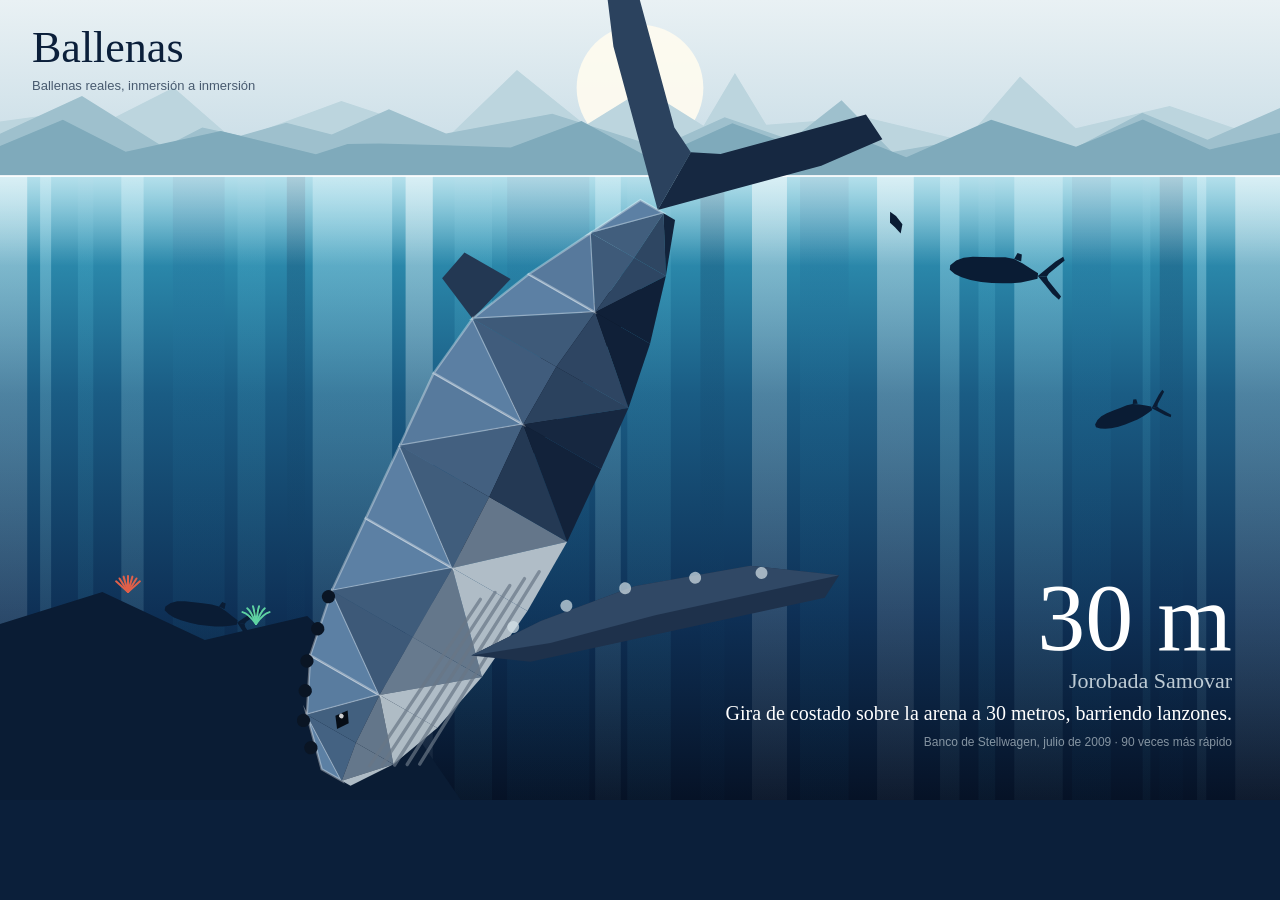
<file: design/mock.html>
<!doctype html>
<html lang="es"><head><meta charset="utf-8"><title>Ballenas, mockups</title><style>html,body{margin:0;background:#0b1f3a}canvas{display:block}</style></head>
<body><canvas id="c" width="1280" height="800"></canvas><script src="mock.js"></script></body></html>
</file>
